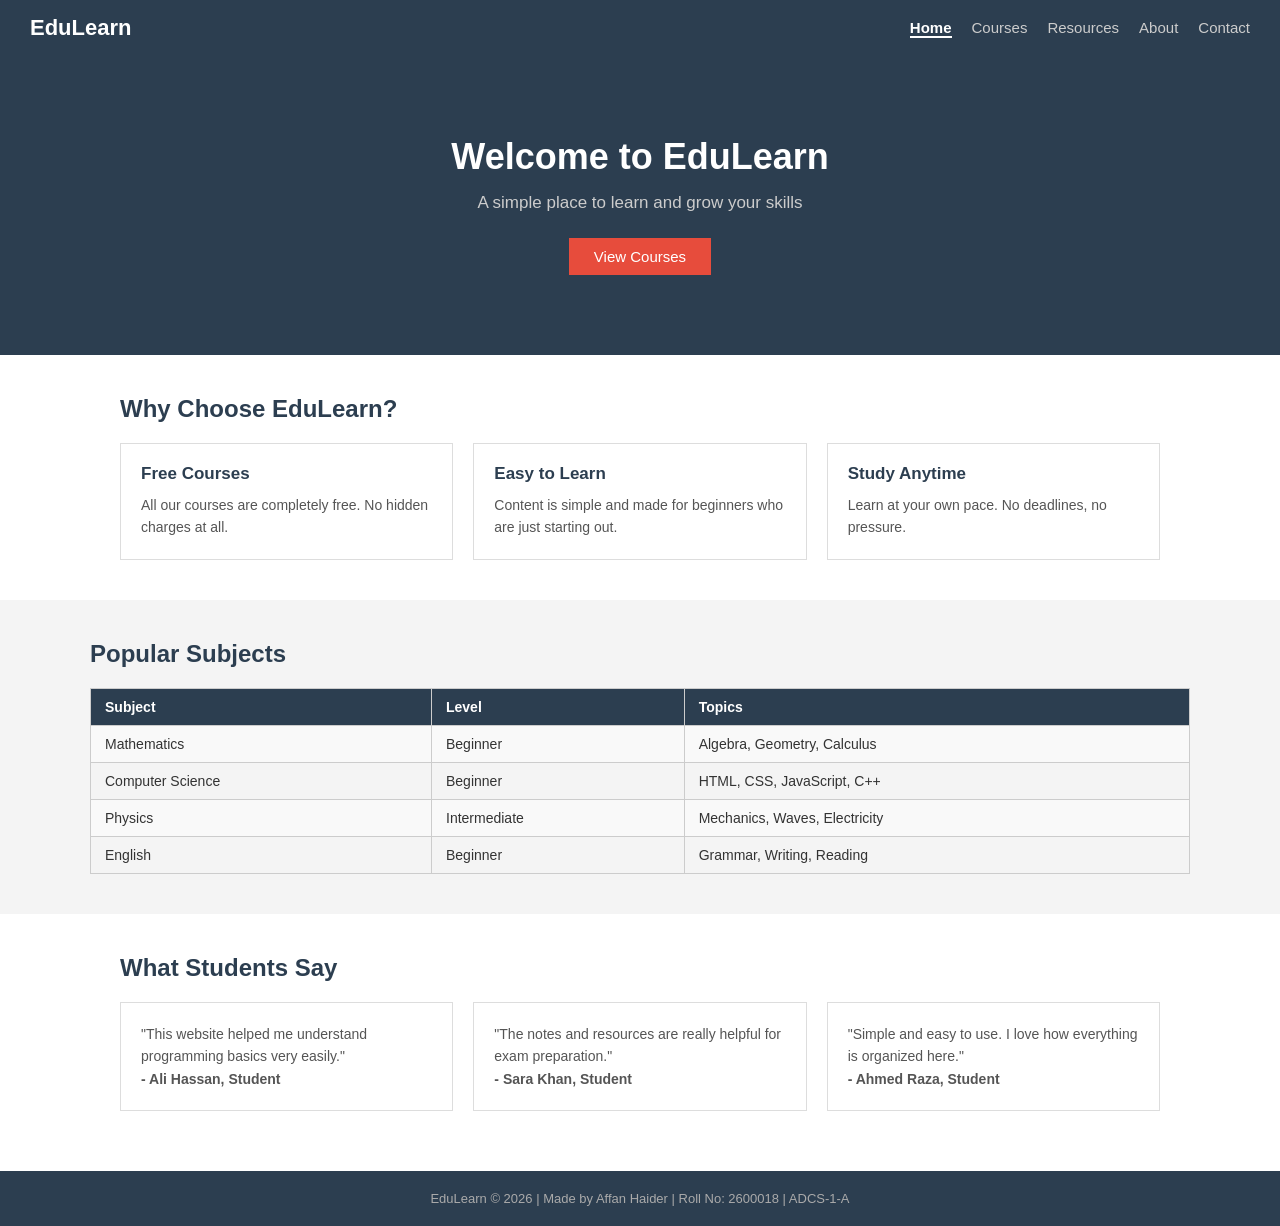
<file: index.html>
<!DOCTYPE html>
<html lang="en">
<head>
    <meta charset="UTF-8">
    <meta name="viewport" content="width=device-width, initial-scale=1.0">
    <title>EduLearn - Home</title>
    <link rel="stylesheet" href="style.css">
</head>
<body>

    <nav class="navbar">
        <div class="logo">EduLearn</div>
        <ul class="nav-links">
            <li><a href="index.html" class="active">Home</a></li>
            <li><a href="courses.html">Courses</a></li>
            <li><a href="resources.html">Resources</a></li>
            <li><a href="about.html">About</a></li>
            <li><a href="contact.html">Contact</a></li>
        </ul>
        <div class="hamburger" onclick="toggleMenu()">&#9776;</div>
    </nav>

    <div class="hero">
        <h1>Welcome to EduLearn</h1>
        <p>A simple place to learn and grow your skills</p>
        <a href="courses.html" class="btn">View Courses</a>
    </div>

    <div class="section">
        <h2>Why Choose EduLearn?</h2>
        <div class="cards">
            <div class="card">
                <h3>Free Courses</h3>
                <p>All our courses are completely free. No hidden charges at all.</p>
            </div>
            <div class="card">
                <h3>Easy to Learn</h3>
                <p>Content is simple and made for beginners who are just starting out.</p>
            </div>
            <div class="card">
                <h3>Study Anytime</h3>
                <p>Learn at your own pace. No deadlines, no pressure.</p>
            </div>
        </div>
    </div>

    <div class="section gray">
        <h2>Popular Subjects</h2>
        <table class="subjects-table">
            <tr>
                <th>Subject</th>
                <th>Level</th>
                <th>Topics</th>
            </tr>
            <tr>
                <td>Mathematics</td>
                <td>Beginner</td>
                <td>Algebra, Geometry, Calculus</td>
            </tr>
            <tr>
                <td>Computer Science</td>
                <td>Beginner</td>
                <td>HTML, CSS, JavaScript, C++</td>
            </tr>
            <tr>
                <td>Physics</td>
                <td>Intermediate</td>
                <td>Mechanics, Waves, Electricity</td>
            </tr>
            <tr>
                <td>English</td>
                <td>Beginner</td>
                <td>Grammar, Writing, Reading</td>
            </tr>
        </table>
    </div>

    <div class="section">
        <h2>What Students Say</h2>
        <div class="cards">
            <div class="card">
                <p>"This website helped me understand programming basics very easily."</p>
                <p><strong>- Ali Hassan, Student</strong></p>
            </div>
            <div class="card">
                <p>"The notes and resources are really helpful for exam preparation."</p>
                <p><strong>- Sara Khan, Student</strong></p>
            </div>
            <div class="card">
                <p>"Simple and easy to use. I love how everything is organized here."</p>
                <p><strong>- Ahmed Raza, Student</strong></p>
            </div>
        </div>
    </div>

    <footer class="footer">
        <p>EduLearn &copy; 2026 | Made by Affan Haider | Roll No: 2600018 | ADCS-1-A</p>
    </footer>

    <script src="script.js"></script>
</body>
</html>
</file>
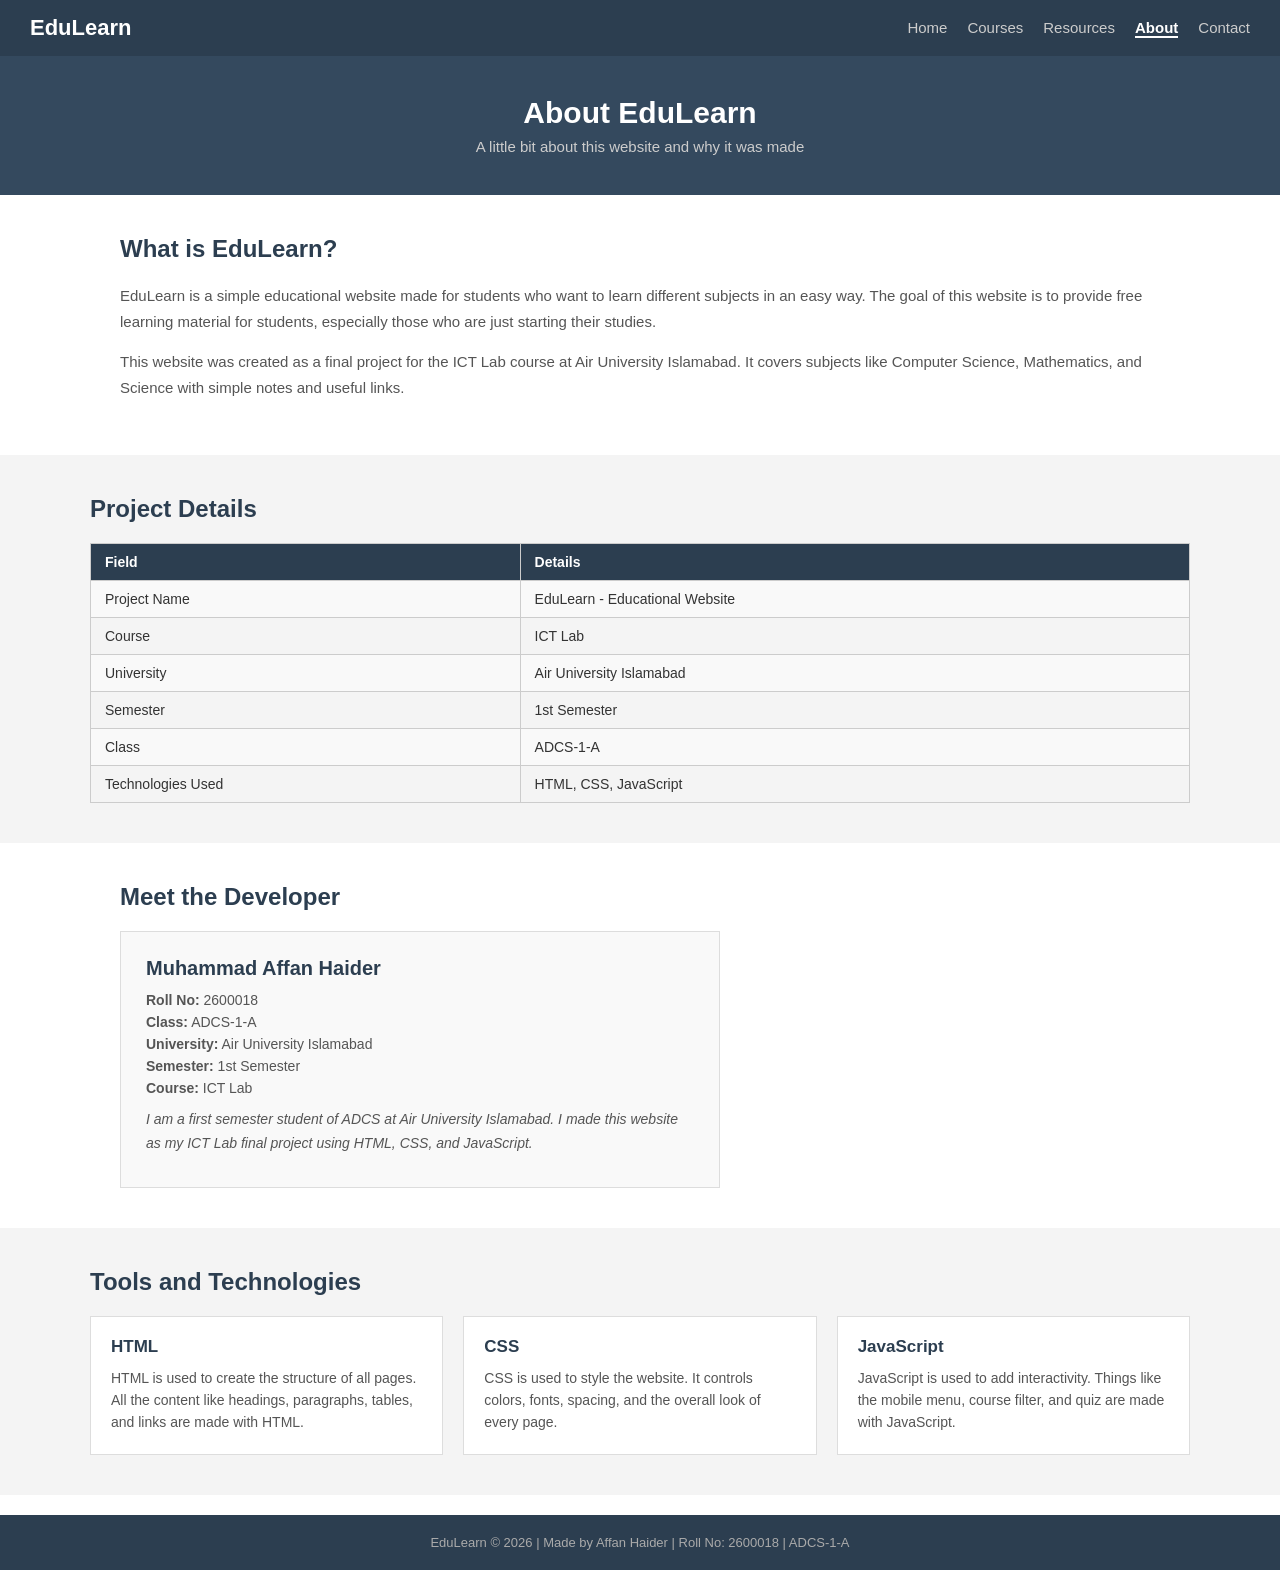
<file: about.html>
<!DOCTYPE html>
<html lang="en">
<head>
    <meta charset="UTF-8">
    <meta name="viewport" content="width=device-width, initial-scale=1.0">
    <title>EduLearn - About</title>
    <link rel="stylesheet" href="style.css">
</head>
<body>

    <nav class="navbar">
        <div class="logo">EduLearn</div>
        <ul class="nav-links">
            <li><a href="index.html">Home</a></li>
            <li><a href="courses.html">Courses</a></li>
            <li><a href="resources.html">Resources</a></li>
            <li><a href="about.html" class="active">About</a></li>
            <li><a href="contact.html">Contact</a></li>
        </ul>
        <div class="hamburger" onclick="toggleMenu()">&#9776;</div>
    </nav>

    <div class="page-header">
        <h1>About EduLearn</h1>
        <p>A little bit about this website and why it was made</p>
    </div>

    <div class="section">
        <h2>What is EduLearn?</h2>
        <p class="about-text">
            EduLearn is a simple educational website made for students who want to learn different subjects in an easy way.
            The goal of this website is to provide free learning material for students, especially those who are just starting their studies.
        </p>
        <p class="about-text">
            This website was created as a final project for the ICT Lab course at Air University Islamabad.
            It covers subjects like Computer Science, Mathematics, and Science with simple notes and useful links.
        </p>
    </div>

    <div class="section gray">
        <h2>Project Details</h2>
        <div class="about-info-box">
            <table class="subjects-table">
                <tr>
                    <th>Field</th>
                    <th>Details</th>
                </tr>
                <tr>
                    <td>Project Name</td>
                    <td>EduLearn - Educational Website</td>
                </tr>
                <tr>
                    <td>Course</td>
                    <td>ICT Lab</td>
                </tr>
                <tr>
                    <td>University</td>
                    <td>Air University Islamabad</td>
                </tr>
                <tr>
                    <td>Semester</td>
                    <td>1st Semester</td>
                </tr>
                <tr>
                    <td>Class</td>
                    <td>ADCS-1-A</td>
                </tr>
                <tr>
                    <td>Technologies Used</td>
                    <td>HTML, CSS, JavaScript</td>
                </tr>
            </table>
        </div>
    </div>

    <div class="section">
        <h2>Meet the Developer</h2>
        <div class="developer-card">
            <div class="developer-info">
                <h3>Muhammad Affan Haider</h3>
                <p><strong>Roll No:</strong> 2600018</p>
                <p><strong>Class:</strong> ADCS-1-A</p>
                <p><strong>University:</strong> Air University Islamabad</p>
                <p><strong>Semester:</strong> 1st Semester</p>
                <p><strong>Course:</strong> ICT Lab</p>
                <p class="developer-bio">
                    I am a first semester student of ADCS at Air University Islamabad.
                    I made this website as my ICT Lab final project using HTML, CSS, and JavaScript.
                </p>
            </div>
        </div>
    </div>

    <div class="section gray">
        <h2>Tools and Technologies</h2>
        <div class="cards">
            <div class="card">
                <h3>HTML</h3>
                <p>HTML is used to create the structure of all pages. All the content like headings, paragraphs, tables, and links are made with HTML.</p>
            </div>
            <div class="card">
                <h3>CSS</h3>
                <p>CSS is used to style the website. It controls colors, fonts, spacing, and the overall look of every page.</p>
            </div>
            <div class="card">
                <h3>JavaScript</h3>
                <p>JavaScript is used to add interactivity. Things like the mobile menu, course filter, and quiz are made with JavaScript.</p>
            </div>
        </div>
    </div>

    <footer class="footer">
        <p>EduLearn &copy; 2026 | Made by Affan Haider | Roll No: 2600018 | ADCS-1-A</p>
    </footer>

    <script src="script.js"></script>
</body>
</html>
</file>
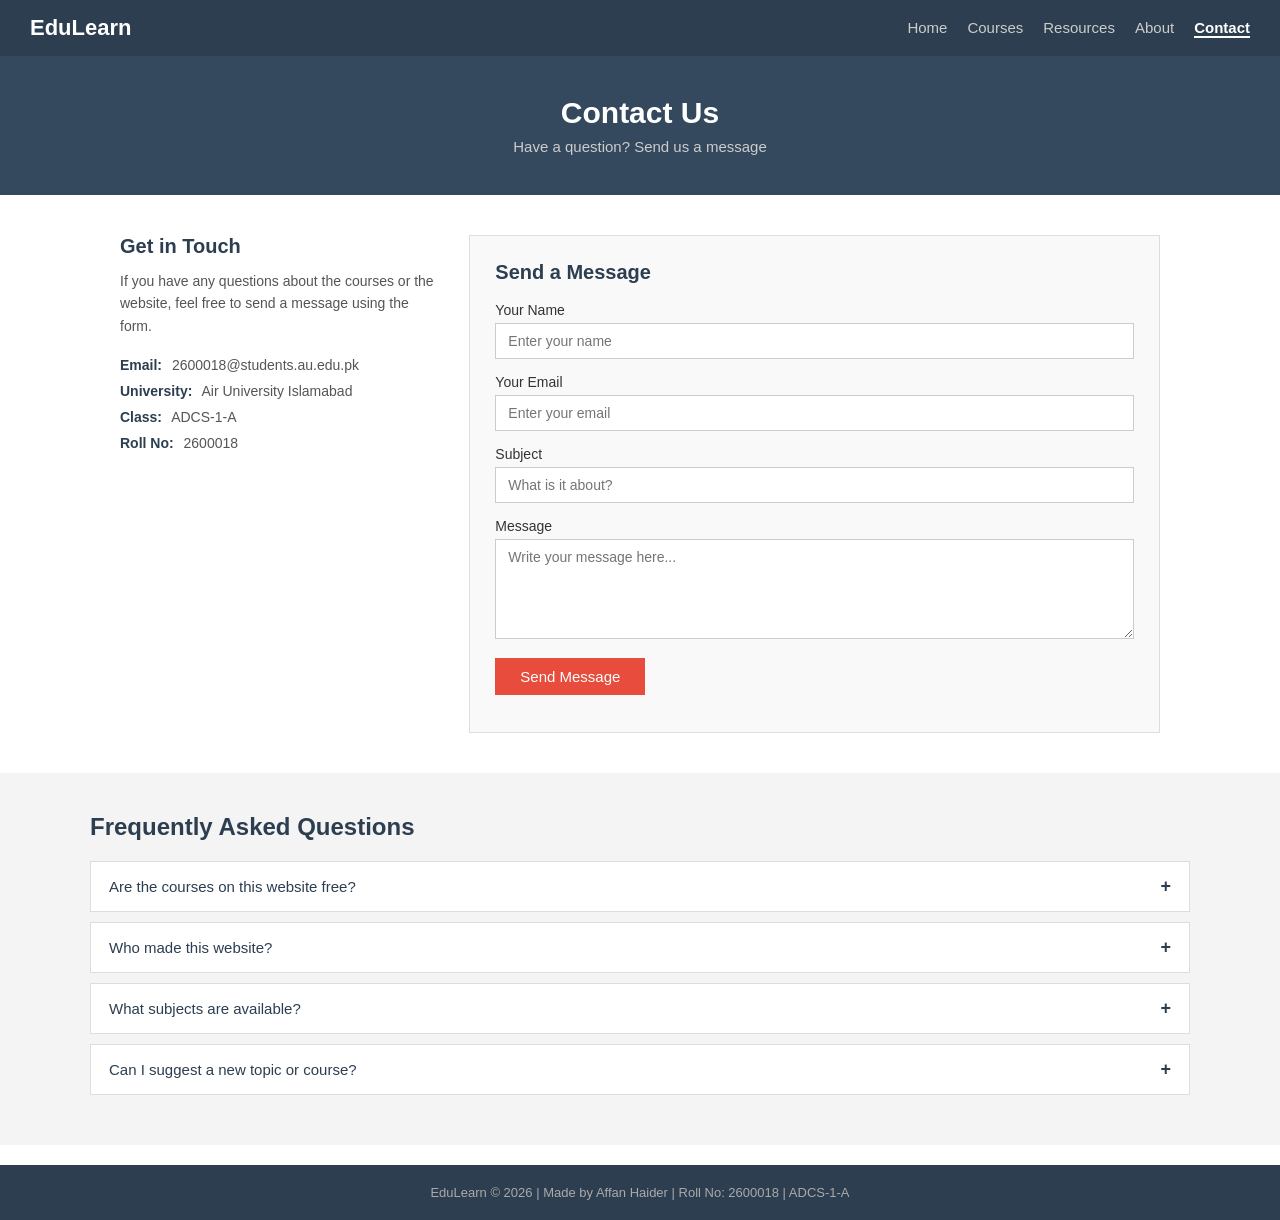
<file: contact.html>
<!DOCTYPE html>
<html lang="en">
<head>
    <meta charset="UTF-8">
    <meta name="viewport" content="width=device-width, initial-scale=1.0">
    <title>EduLearn - Contact</title>
    <link rel="stylesheet" href="style.css">
</head>
<body>

    <nav class="navbar">
        <div class="logo">EduLearn</div>
        <ul class="nav-links">
            <li><a href="index.html">Home</a></li>
            <li><a href="courses.html">Courses</a></li>
            <li><a href="resources.html">Resources</a></li>
            <li><a href="about.html">About</a></li>
            <li><a href="contact.html" class="active">Contact</a></li>
        </ul>
        <div class="hamburger" onclick="toggleMenu()">&#9776;</div>
    </nav>

    <div class="page-header">
        <h1>Contact Us</h1>
        <p>Have a question? Send us a message</p>
    </div>

    <div class="section">
        <div class="contact-wrapper">

            <div class="contact-info">
                <h2>Get in Touch</h2>
                <p>If you have any questions about the courses or the website, feel free to send a message using the form.</p>

                <div class="info-item">
                    <strong>Email:</strong>
                    <span>2600018@students.au.edu.pk</span>
                </div>
                <div class="info-item">
                    <strong>University:</strong>
                    <span>Air University Islamabad</span>
                </div>
                <div class="info-item">
                    <strong>Class:</strong>
                    <span>ADCS-1-A</span>
                </div>
                <div class="info-item">
                    <strong>Roll No:</strong>
                    <span>2600018</span>
                </div>
            </div>

            <div class="contact-form-box">
                <h2>Send a Message</h2>
                <div class="form-group">
                    <label for="name">Your Name</label>
                    <input type="text" id="name" placeholder="Enter your name">
                </div>
                <div class="form-group">
                    <label for="email">Your Email</label>
                    <input type="email" id="email" placeholder="Enter your email">
                </div>
                <div class="form-group">
                    <label for="subject">Subject</label>
                    <input type="text" id="subject" placeholder="What is it about?">
                </div>
                <div class="form-group">
                    <label for="message">Message</label>
                    <textarea id="message" rows="5" placeholder="Write your message here..."></textarea>
                </div>
                <button class="btn" onclick="submitForm()">Send Message</button>
                <p id="form-msg" class="form-success"></p>
            </div>

        </div>
    </div>

    <div class="section gray">
        <h2>Frequently Asked Questions</h2>
        <div class="faq-list">

            <div class="faq-item">
                <div class="faq-question" onclick="toggleFAQ(this)">
                    Are the courses on this website free?
                    <span class="faq-arrow">+</span>
                </div>
                <div class="faq-answer">
                    Yes, all courses and resources on EduLearn are completely free. There are no charges.
                </div>
            </div>

            <div class="faq-item">
                <div class="faq-question" onclick="toggleFAQ(this)">
                    Who made this website?
                    <span class="faq-arrow">+</span>
                </div>
                <div class="faq-answer">
                    This website was made by Muhammad Affan Haider, a 1st semester student of ADCS at Air University Islamabad, as a final project for the ICT Lab course.
                </div>
            </div>

            <div class="faq-item">
                <div class="faq-question" onclick="toggleFAQ(this)">
                    What subjects are available?
                    <span class="faq-arrow">+</span>
                </div>
                <div class="faq-answer">
                    Currently we have courses in Computer Science (HTML, CSS, JavaScript, C++), Mathematics, and Science (Physics, Chemistry).
                </div>
            </div>

            <div class="faq-item">
                <div class="faq-question" onclick="toggleFAQ(this)">
                    Can I suggest a new topic or course?
                    <span class="faq-arrow">+</span>
                </div>
                <div class="faq-answer">
                    Yes! You can use the contact form above to send us your suggestion and we will try to add it.
                </div>
            </div>

        </div>
    </div>

    <footer class="footer">
        <p>EduLearn &copy; 2026 | Made by Affan Haider | Roll No: 2600018 | ADCS-1-A</p>
    </footer>

    <script src="script.js"></script>
</body>
</html>
</file>
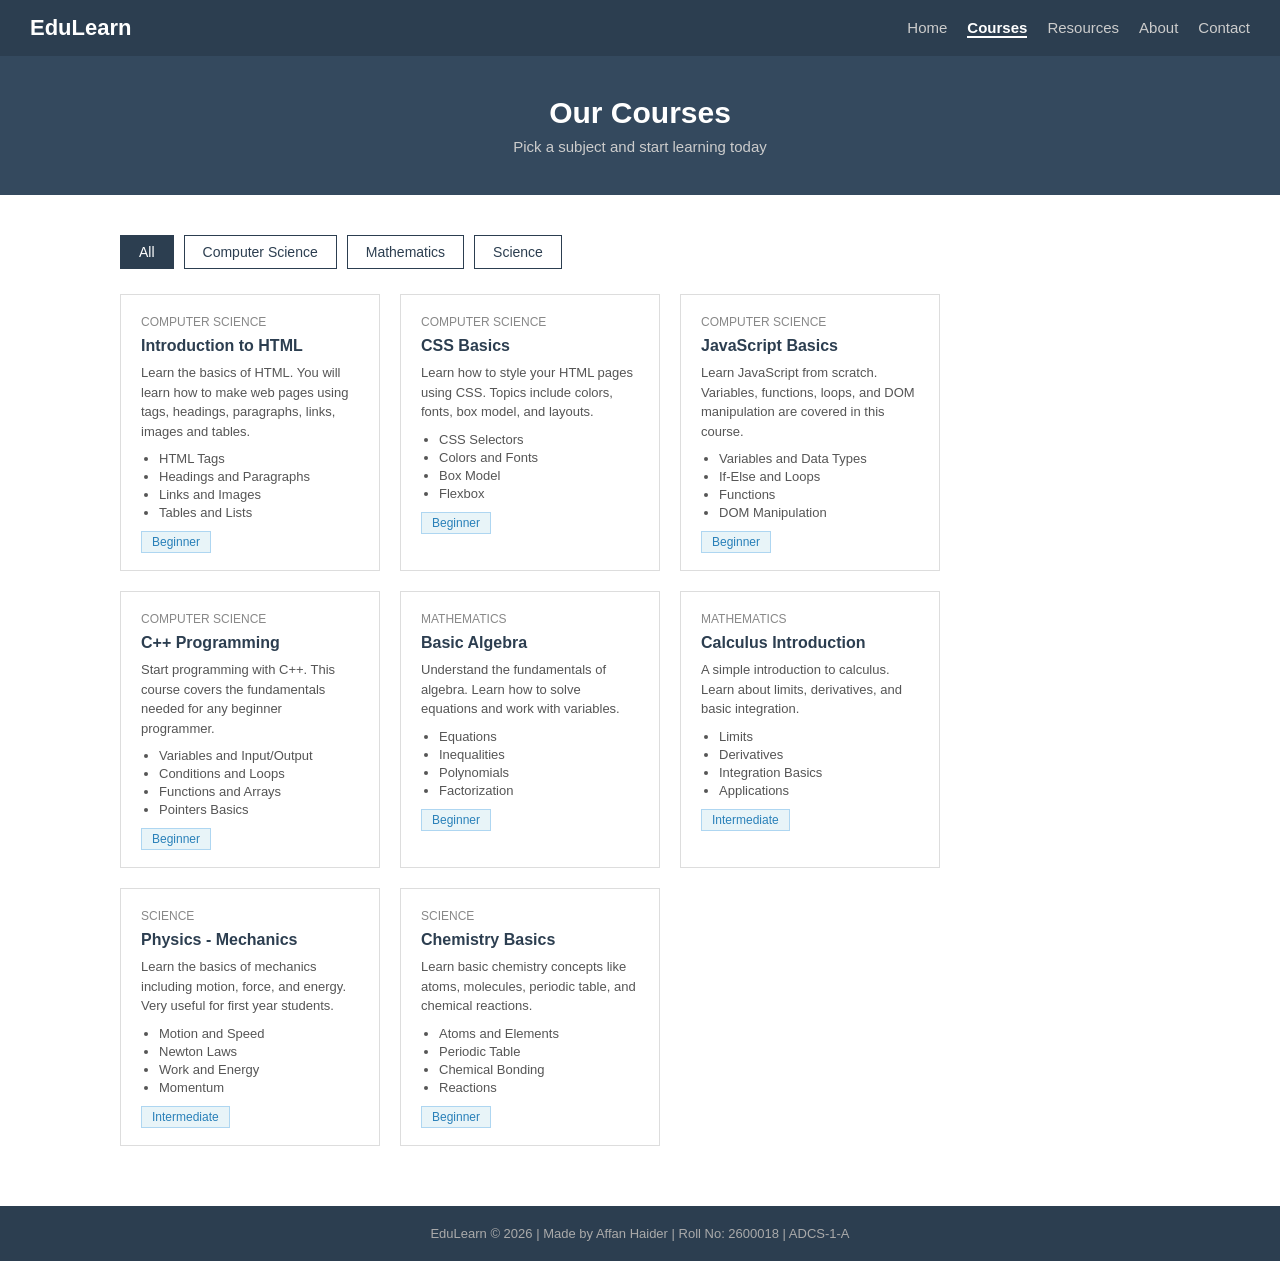
<file: courses.html>
<!DOCTYPE html>
<html lang="en">
<head>
    <meta charset="UTF-8">
    <meta name="viewport" content="width=device-width, initial-scale=1.0">
    <title>EduLearn - Courses</title>
    <link rel="stylesheet" href="style.css">
</head>
<body>

    <nav class="navbar">
        <div class="logo">EduLearn</div>
        <ul class="nav-links">
            <li><a href="index.html">Home</a></li>
            <li><a href="courses.html" class="active">Courses</a></li>
            <li><a href="resources.html">Resources</a></li>
            <li><a href="about.html">About</a></li>
            <li><a href="contact.html">Contact</a></li>
        </ul>
        <div class="hamburger" onclick="toggleMenu()">&#9776;</div>
    </nav>

    <div class="page-header">
        <h1>Our Courses</h1>
        <p>Pick a subject and start learning today</p>
    </div>

    <div class="section">
        <div class="filter-bar">
            <button class="filter-btn active" onclick="filterCourses('all', this)">All</button>
            <button class="filter-btn" onclick="filterCourses('cs', this)">Computer Science</button>
            <button class="filter-btn" onclick="filterCourses('math', this)">Mathematics</button>
            <button class="filter-btn" onclick="filterCourses('science', this)">Science</button>
        </div>

        <div class="course-list" id="courseList">

            <div class="course-card" data-category="cs">
                <div class="course-tag">Computer Science</div>
                <h3>Introduction to HTML</h3>
                <p>Learn the basics of HTML. You will learn how to make web pages using tags, headings, paragraphs, links, images and tables.</p>
                <ul>
                    <li>HTML Tags</li>
                    <li>Headings and Paragraphs</li>
                    <li>Links and Images</li>
                    <li>Tables and Lists</li>
                </ul>
                <span class="level-badge">Beginner</span>
            </div>

            <div class="course-card" data-category="cs">
                <div class="course-tag">Computer Science</div>
                <h3>CSS Basics</h3>
                <p>Learn how to style your HTML pages using CSS. Topics include colors, fonts, box model, and layouts.</p>
                <ul>
                    <li>CSS Selectors</li>
                    <li>Colors and Fonts</li>
                    <li>Box Model</li>
                    <li>Flexbox</li>
                </ul>
                <span class="level-badge">Beginner</span>
            </div>

            <div class="course-card" data-category="cs">
                <div class="course-tag">Computer Science</div>
                <h3>JavaScript Basics</h3>
                <p>Learn JavaScript from scratch. Variables, functions, loops, and DOM manipulation are covered in this course.</p>
                <ul>
                    <li>Variables and Data Types</li>
                    <li>If-Else and Loops</li>
                    <li>Functions</li>
                    <li>DOM Manipulation</li>
                </ul>
                <span class="level-badge">Beginner</span>
            </div>

            <div class="course-card" data-category="cs">
                <div class="course-tag">Computer Science</div>
                <h3>C++ Programming</h3>
                <p>Start programming with C++. This course covers the fundamentals needed for any beginner programmer.</p>
                <ul>
                    <li>Variables and Input/Output</li>
                    <li>Conditions and Loops</li>
                    <li>Functions and Arrays</li>
                    <li>Pointers Basics</li>
                </ul>
                <span class="level-badge">Beginner</span>
            </div>

            <div class="course-card" data-category="math">
                <div class="course-tag">Mathematics</div>
                <h3>Basic Algebra</h3>
                <p>Understand the fundamentals of algebra. Learn how to solve equations and work with variables.</p>
                <ul>
                    <li>Equations</li>
                    <li>Inequalities</li>
                    <li>Polynomials</li>
                    <li>Factorization</li>
                </ul>
                <span class="level-badge">Beginner</span>
            </div>

            <div class="course-card" data-category="math">
                <div class="course-tag">Mathematics</div>
                <h3>Calculus Introduction</h3>
                <p>A simple introduction to calculus. Learn about limits, derivatives, and basic integration.</p>
                <ul>
                    <li>Limits</li>
                    <li>Derivatives</li>
                    <li>Integration Basics</li>
                    <li>Applications</li>
                </ul>
                <span class="level-badge">Intermediate</span>
            </div>

            <div class="course-card" data-category="science">
                <div class="course-tag">Science</div>
                <h3>Physics - Mechanics</h3>
                <p>Learn the basics of mechanics including motion, force, and energy. Very useful for first year students.</p>
                <ul>
                    <li>Motion and Speed</li>
                    <li>Newton Laws</li>
                    <li>Work and Energy</li>
                    <li>Momentum</li>
                </ul>
                <span class="level-badge">Intermediate</span>
            </div>

            <div class="course-card" data-category="science">
                <div class="course-tag">Science</div>
                <h3>Chemistry Basics</h3>
                <p>Learn basic chemistry concepts like atoms, molecules, periodic table, and chemical reactions.</p>
                <ul>
                    <li>Atoms and Elements</li>
                    <li>Periodic Table</li>
                    <li>Chemical Bonding</li>
                    <li>Reactions</li>
                </ul>
                <span class="level-badge">Beginner</span>
            </div>

        </div>
    </div>

    <footer class="footer">
        <p>EduLearn &copy; 2026 | Made by Affan Haider | Roll No: 2600018 | ADCS-1-A</p>
    </footer>

    <script src="script.js"></script>
</body>
</html>
</file>
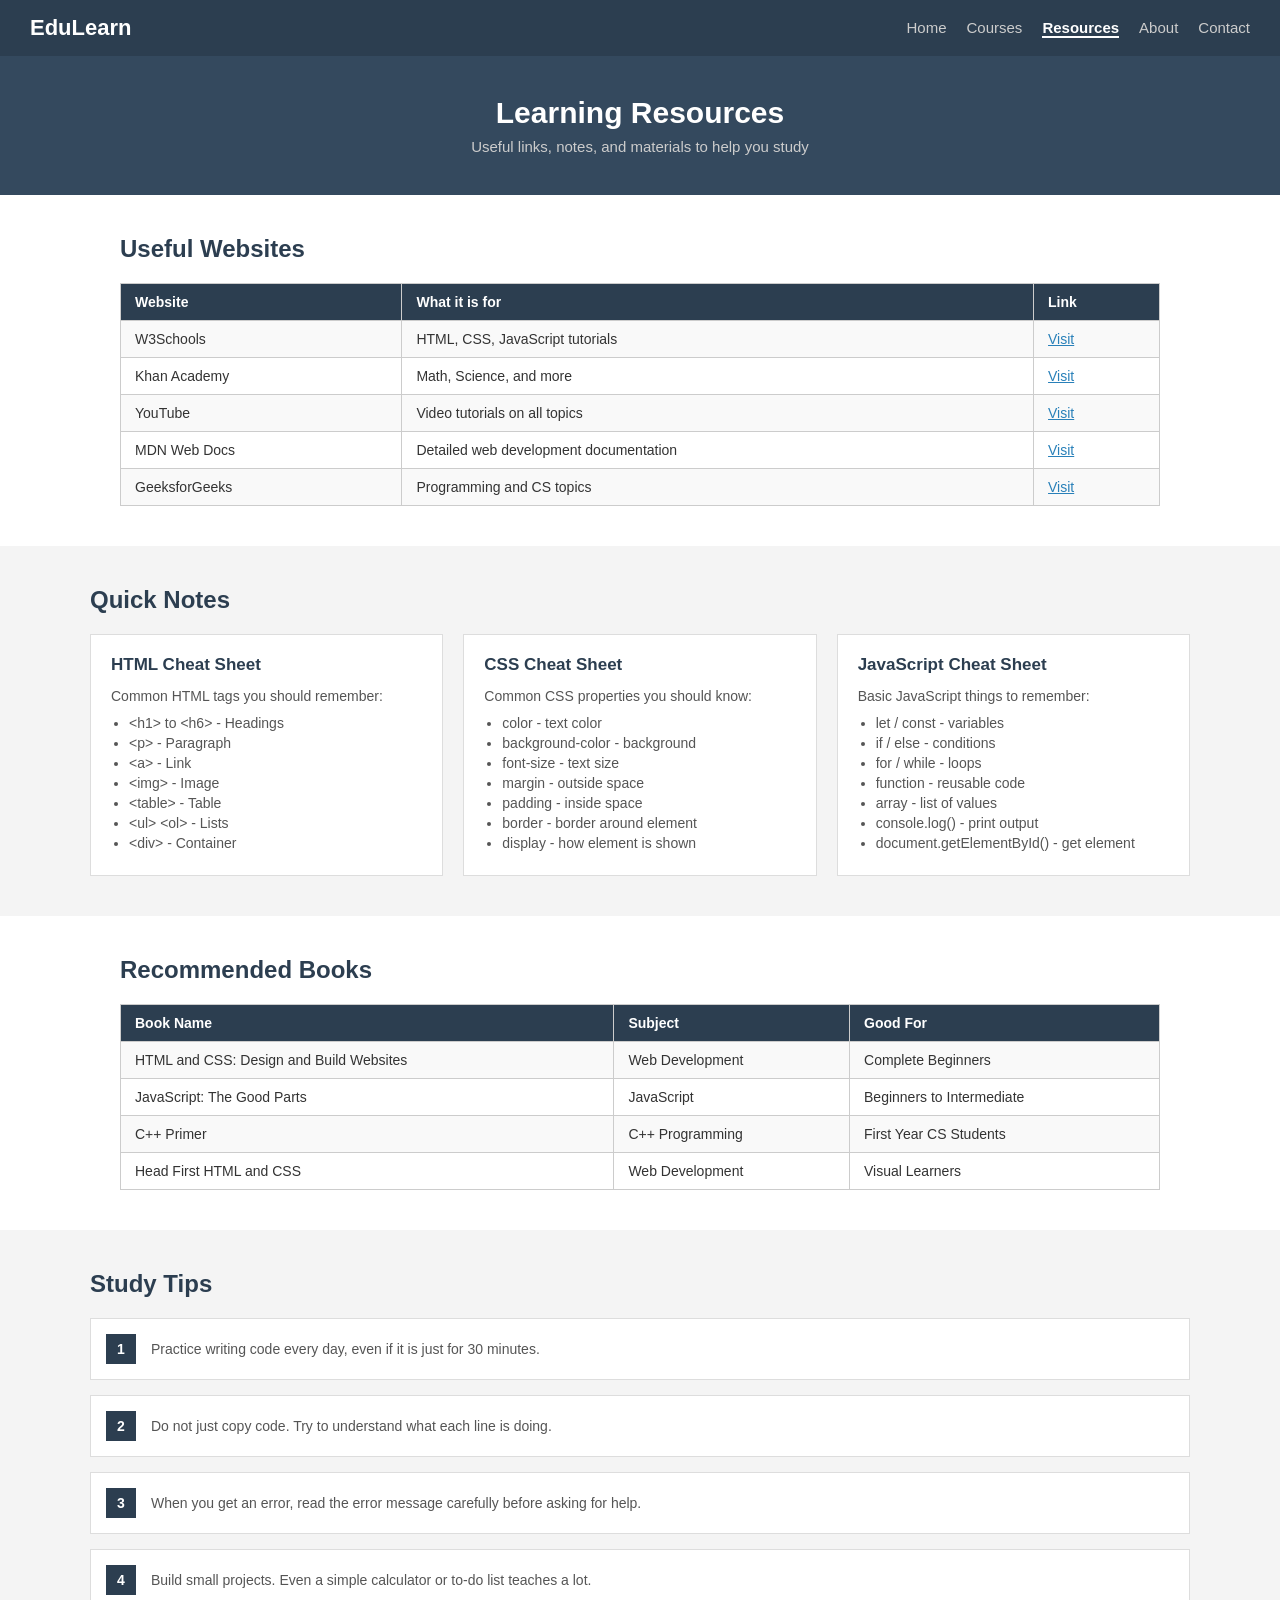
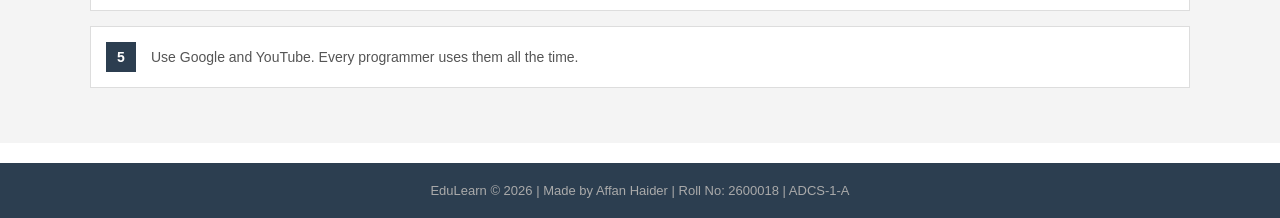
<file: resources.html>
<!DOCTYPE html>
<html lang="en">
<head>
    <meta charset="UTF-8">
    <meta name="viewport" content="width=device-width, initial-scale=1.0">
    <title>EduLearn - Resources</title>
    <link rel="stylesheet" href="style.css">
</head>
<body>

    <nav class="navbar">
        <div class="logo">EduLearn</div>
        <ul class="nav-links">
            <li><a href="index.html">Home</a></li>
            <li><a href="courses.html">Courses</a></li>
            <li><a href="resources.html" class="active">Resources</a></li>
            <li><a href="about.html">About</a></li>
            <li><a href="contact.html">Contact</a></li>
        </ul>
        <div class="hamburger" onclick="toggleMenu()">&#9776;</div>
    </nav>

    <div class="page-header">
        <h1>Learning Resources</h1>
        <p>Useful links, notes, and materials to help you study</p>
    </div>

    <div class="section">
        <h2>Useful Websites</h2>
        <table class="subjects-table">
            <tr>
                <th>Website</th>
                <th>What it is for</th>
                <th>Link</th>
            </tr>
            <tr>
                <td>W3Schools</td>
                <td>HTML, CSS, JavaScript tutorials</td>
                <td><a href="https://www.w3schools.com" target="_blank">Visit</a></td>
            </tr>
            <tr>
                <td>Khan Academy</td>
                <td>Math, Science, and more</td>
                <td><a href="https://www.khanacademy.org" target="_blank">Visit</a></td>
            </tr>
            <tr>
                <td>YouTube</td>
                <td>Video tutorials on all topics</td>
                <td><a href="https://www.youtube.com" target="_blank">Visit</a></td>
            </tr>
            <tr>
                <td>MDN Web Docs</td>
                <td>Detailed web development documentation</td>
                <td><a href="https://developer.mozilla.org" target="_blank">Visit</a></td>
            </tr>
            <tr>
                <td>GeeksforGeeks</td>
                <td>Programming and CS topics</td>
                <td><a href="https://www.geeksforgeeks.org" target="_blank">Visit</a></td>
            </tr>
        </table>
    </div>

    <div class="section gray">
        <h2>Quick Notes</h2>
        <div class="cards">
            <div class="card">
                <h3>HTML Cheat Sheet</h3>
                <p>Common HTML tags you should remember:</p>
                <ul>
                    <li>&lt;h1&gt; to &lt;h6&gt; - Headings</li>
                    <li>&lt;p&gt; - Paragraph</li>
                    <li>&lt;a&gt; - Link</li>
                    <li>&lt;img&gt; - Image</li>
                    <li>&lt;table&gt; - Table</li>
                    <li>&lt;ul&gt; &lt;ol&gt; - Lists</li>
                    <li>&lt;div&gt; - Container</li>
                </ul>
            </div>
            <div class="card">
                <h3>CSS Cheat Sheet</h3>
                <p>Common CSS properties you should know:</p>
                <ul>
                    <li>color - text color</li>
                    <li>background-color - background</li>
                    <li>font-size - text size</li>
                    <li>margin - outside space</li>
                    <li>padding - inside space</li>
                    <li>border - border around element</li>
                    <li>display - how element is shown</li>
                </ul>
            </div>
            <div class="card">
                <h3>JavaScript Cheat Sheet</h3>
                <p>Basic JavaScript things to remember:</p>
                <ul>
                    <li>let / const - variables</li>
                    <li>if / else - conditions</li>
                    <li>for / while - loops</li>
                    <li>function - reusable code</li>
                    <li>array - list of values</li>
                    <li>console.log() - print output</li>
                    <li>document.getElementById() - get element</li>
                </ul>
            </div>
        </div>
    </div>

    <div class="section">
        <h2>Recommended Books</h2>
        <table class="subjects-table">
            <tr>
                <th>Book Name</th>
                <th>Subject</th>
                <th>Good For</th>
            </tr>
            <tr>
                <td>HTML and CSS: Design and Build Websites</td>
                <td>Web Development</td>
                <td>Complete Beginners</td>
            </tr>
            <tr>
                <td>JavaScript: The Good Parts</td>
                <td>JavaScript</td>
                <td>Beginners to Intermediate</td>
            </tr>
            <tr>
                <td>C++ Primer</td>
                <td>C++ Programming</td>
                <td>First Year CS Students</td>
            </tr>
            <tr>
                <td>Head First HTML and CSS</td>
                <td>Web Development</td>
                <td>Visual Learners</td>
            </tr>
        </table>
    </div>

    <div class="section gray">
        <h2>Study Tips</h2>
        <div class="tips-list">
            <div class="tip-item">
                <span class="tip-number">1</span>
                <p>Practice writing code every day, even if it is just for 30 minutes.</p>
            </div>
            <div class="tip-item">
                <span class="tip-number">2</span>
                <p>Do not just copy code. Try to understand what each line is doing.</p>
            </div>
            <div class="tip-item">
                <span class="tip-number">3</span>
                <p>When you get an error, read the error message carefully before asking for help.</p>
            </div>
            <div class="tip-item">
                <span class="tip-number">4</span>
                <p>Build small projects. Even a simple calculator or to-do list teaches a lot.</p>
            </div>
            <div class="tip-item">
                <span class="tip-number">5</span>
                <p>Use Google and YouTube. Every programmer uses them all the time.</p>
            </div>
        </div>
    </div>

    <footer class="footer">
        <p>EduLearn &copy; 2026 | Made by Affan Haider | Roll No: 2600018 | ADCS-1-A</p>
    </footer>

    <script src="script.js"></script>
</body>
</html>
</file>
<file: style.css>
* 
{
    margin: 0;
    padding: 0;
    box-sizing: border-box;
}

body 
{
    font-family: Arial, sans-serif;
    color: #333333;
    background-color: #ffffff;
}

.navbar 
{
    background-color: #2c3e50;
    padding: 15px 30px;
    display: flex;
    align-items: center;
    justify-content: space-between;
}

.logo 
{
    color: #ffffff;
    font-size: 22px;
    font-weight: bold;
}

.nav-links 
{
    list-style: none;
    display: flex;
    gap: 20px;
}

.nav-links li a 
{
    color: #cccccc;
    text-decoration: none;
    font-size: 15px;
}

.nav-links li a:hover 
{
    color: #ffffff;
}

.nav-links li a.active 
{
    color: #ffffff;
    font-weight: bold;
    border-bottom: 2px solid #ffffff;
}

.hamburger 
{
    color: #ffffff;
    font-size: 24px;
    cursor: pointer;
    display: none;
}

.hero 
{
    background-color: #2c3e50;
    color: #ffffff;
    text-align: center;
    padding: 80px 20px;
}

.hero h1 
{
    font-size: 36px;
    margin-bottom: 15px;
}

.hero p 
{
    font-size: 17px;
    margin-bottom: 25px;
    color: #cccccc;
}

.btn 
{
    background-color: #e74c3c;
    color: #ffffff;
    padding: 10px 25px;
    border: none;
    cursor: pointer;
    font-size: 15px;
    text-decoration: none;
    display: inline-block;
}

.btn:hover 
{
    background-color: #c0392b;
}

.page-header 
{
    background-color: #34495e;
    color: #ffffff;
    text-align: center;
    padding: 40px 20px;
}

.page-header h1 
{
    font-size: 30px;
    margin-bottom: 8px;
}

.page-header p 
{
    color: #cccccc;
    font-size: 15px;
}

.section 
{
    padding: 40px 30px;
    max-width: 1100px;
    margin: 0 auto;
}

.section.gray 
{
    background-color: #f4f4f4;
    max-width: 100%;
    padding: 40px 30px;
}

.section.gray > * 
{
    max-width: 1100px;
    margin-left: auto;
    margin-right: auto;
}

.section h2 
{
    font-size: 24px;
    margin-bottom: 20px;
    color: #2c3e50;
}

.cards 
{
    display: flex;
    gap: 20px;
    flex-wrap: wrap;
}

.card 
{
    background-color: #ffffff;
    border: 1px solid #dddddd;
    padding: 20px;
    flex: 1;
    min-width: 220px;
}

.card h3 
{
    font-size: 17px;
    margin-bottom: 10px;
    color: #2c3e50;
}

.card p 
{
    font-size: 14px;
    line-height: 1.6;
    color: #555555;
}

.card ul 
{
    padding-left: 18px;
    margin-top: 8px;
}

.card ul li 
{
    font-size: 14px;
    color: #555555;
    margin-bottom: 4px;
}

.subjects-table 
{
    width: 100%;
    border-collapse: collapse;
    margin-top: 10px;
}

.subjects-table th, .subjects-table td 
{
    border: 1px solid #cccccc;
    padding: 10px 14px;
    text-align: left;
    font-size: 14px;
}

.subjects-table th 
{
    background-color: #2c3e50;
    color: #ffffff;
}

.subjects-table tr:nth-child(even) 
{
    background-color: #f9f9f9;
}

.subjects-table a 
{
    color: #2980b9;
}

.filter-bar 
{
    margin-bottom: 25px;
    display: flex;
    gap: 10px;
    flex-wrap: wrap;
}

.filter-btn 
{
    padding: 8px 18px;
    border: 1px solid #2c3e50;
    background-color: #ffffff;
    cursor: pointer;
    font-size: 14px;
    color: #2c3e50;
}

.filter-btn:hover 
{
    background-color: #2c3e50;
    color: #ffffff;
}

.filter-btn.active 
{
    background-color: #2c3e50;
    color: #ffffff;
}

.course-list 
{
    display: flex;
    flex-wrap: wrap;
    gap: 20px;
}

.course-card 
{
    background-color: #ffffff;
    border: 1px solid #dddddd;
    padding: 20px;
    width: 260px;
}

.course-tag 
{
    font-size: 12px;
    color: #888888;
    margin-bottom: 8px;
    text-transform: uppercase;
}

.course-card h3 
{
    font-size: 16px;
    margin-bottom: 8px;
    color: #2c3e50;
}

.course-card p 
{
    font-size: 13px;
    color: #555555;
    margin-bottom: 10px;
    line-height: 1.5;
}

.course-card ul 
{
    padding-left: 18px;
    margin-bottom: 12px;
}

.course-card ul li 
{
    font-size: 13px;
    color: #555555;
    margin-bottom: 3px;
}

.level-badge 
{
    background-color: #e8f4f8;
    color: #2980b9;
    font-size: 12px;
    padding: 3px 10px;
    border: 1px solid #aed6f1;
}

.tips-list 
{
    max-width: 1100px;
    margin: 0 auto;
}

.tip-item 
{
    display: flex;
    align-items: flex-start;
    gap: 15px;
    margin-bottom: 15px;
    background-color: #ffffff;
    padding: 15px;
    border: 1px solid #dddddd;
}

.tip-number 
{
    background-color: #2c3e50;
    color: #ffffff;
    width: 30px;
    height: 30px;
    display: flex;
    align-items: center;
    justify-content: center;
    font-weight: bold;
    font-size: 14px;
    flex-shrink: 0;
}

.tip-item p 
{
    font-size: 14px;
    color: #555555;
    line-height: 1.6;
    margin: 0;
    padding-top: 4px;
}

.about-text 
{
    font-size: 15px;
    color: #555555;
    line-height: 1.7;
    margin-bottom: 15px;
}

.developer-card 
{
    background-color: #f9f9f9;
    border: 1px solid #dddddd;
    padding: 25px;
    max-width: 600px;
}

.developer-info h3 
{
    font-size: 20px;
    color: #2c3e50;
    margin-bottom: 12px;
}

.developer-info p 
{
    font-size: 14px;
    color: #555555;
    margin-bottom: 6px;
}

.developer-bio 
{
    margin-top: 12px;
    line-height: 1.7;
    font-style: italic;
}

.about-info-box 
{
    max-width: 1100px;
    margin: 0 auto;
}

.contact-wrapper 
{
    display: flex;
    gap: 30px;
    flex-wrap: wrap;
}

.contact-info 
{
    flex: 1;
    min-width: 250px;
}

.contact-info h2 
{
    font-size: 20px;
    color: #2c3e50;
    margin-bottom: 12px;
}

.contact-info p 
{
    font-size: 14px;
    color: #555555;
    margin-bottom: 20px;
    line-height: 1.6;
}

.info-item 
{
    margin-bottom: 10px;
    font-size: 14px;
    color: #555555;
}

.info-item strong 
{
    color: #2c3e50;
    margin-right: 6px;
}

.contact-form-box 
{
    flex: 2;
    min-width: 280px;
    background-color: #f9f9f9;
    border: 1px solid #dddddd;
    padding: 25px;
}

.contact-form-box h2 
{
    font-size: 20px;
    color: #2c3e50;
    margin-bottom: 18px;
}

.form-group 
{
    margin-bottom: 15px;
}

.form-group label 
{
    display: block;
    font-size: 14px;
    color: #333333;
    margin-bottom: 5px;
}

.form-group input, .form-group textarea 
{
    width: 100%;
    padding: 9px 12px;
    border: 1px solid #cccccc;
    font-size: 14px;
    font-family: Arial, sans-serif;
    background-color: #ffffff;
}

.form-group input:focus, .form-group textarea:focus 
{
    outline: none;
    border-color: #2c3e50;
}

.form-success 
{
    margin-top: 12px;
    color: #27ae60;
    font-size: 14px;
}

.faq-list 
{
    max-width: 1100px;
    margin: 0 auto;
}

.faq-item 
{
    border: 1px solid #dddddd;
    margin-bottom: 10px;
    background-color: #ffffff;
}

.faq-question 
{
    padding: 14px 18px;
    cursor: pointer;
    font-size: 15px;
    color: #2c3e50;
    display: flex;
    justify-content: space-between;
    align-items: center;
}

.faq-question:hover 
{
    background-color: #f0f0f0;
}

.faq-answer 
{
    display: none;
    padding: 12px 18px;
    font-size: 14px;
    color: #555555;
    border-top: 1px solid #dddddd;
    line-height: 1.6;
}

.faq-arrow 
{
    font-size: 18px;
    font-weight: bold;
}

.footer 
{
    background-color: #2c3e50;
    color: #aaaaaa;
    text-align: center;
    padding: 20px;
    font-size: 13px;
    margin-top: 20px;
}

@media (max-width: 700px) 
{
    .nav-links 
    {
        display: none;
        flex-direction: column;
        background-color: #2c3e50;
        position: absolute;
        top: 55px;
        left: 0;
        width: 100%;
        padding: 10px 0;
        z-index: 999;
    }

    .nav-links.open 
    {
        display: flex;
    }

    .nav-links li 
    {
        padding: 10px 30px;
    }

    .hamburger 
    {
        display: block;
    }

    .hero h1 
    {
        font-size: 26px;
    }

    .course-card 
    {
        width: 100%;
    }

    .contact-wrapper 
    {
        flex-direction: column;
    }
}
</file>
